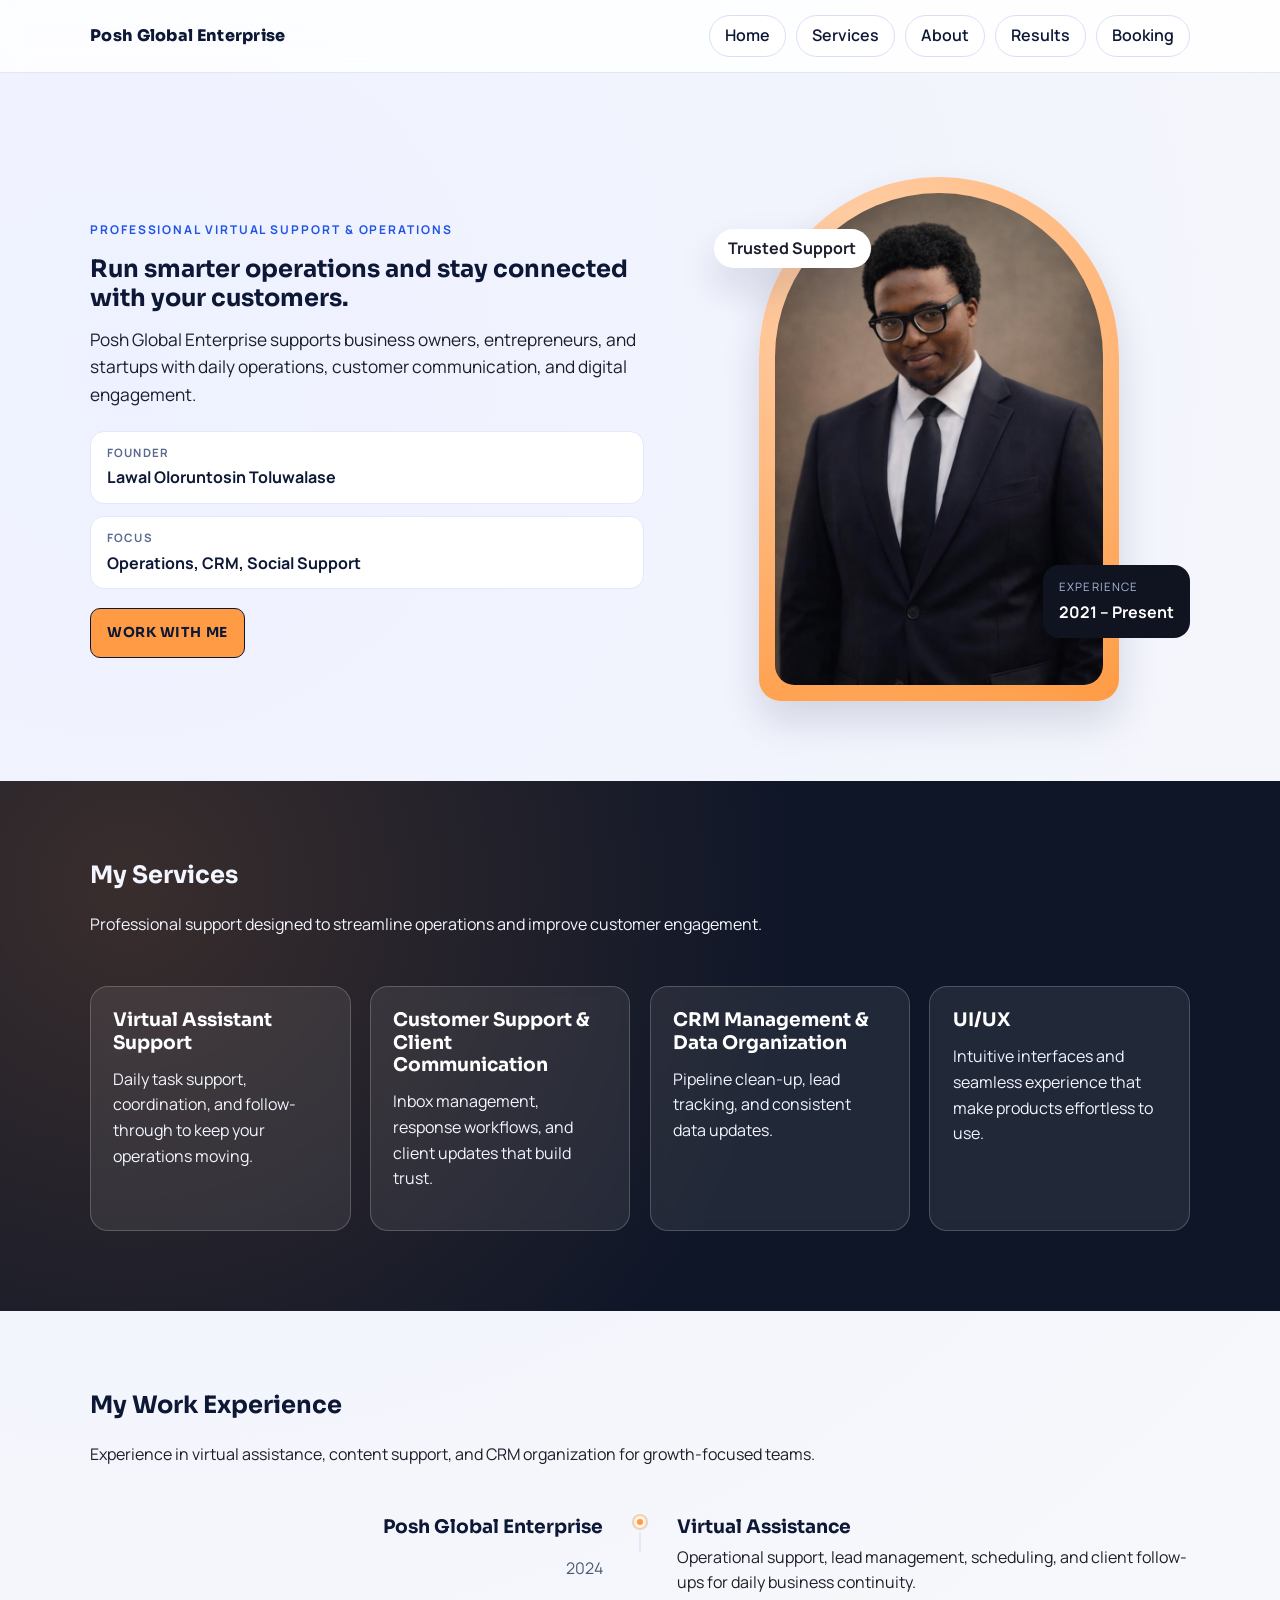
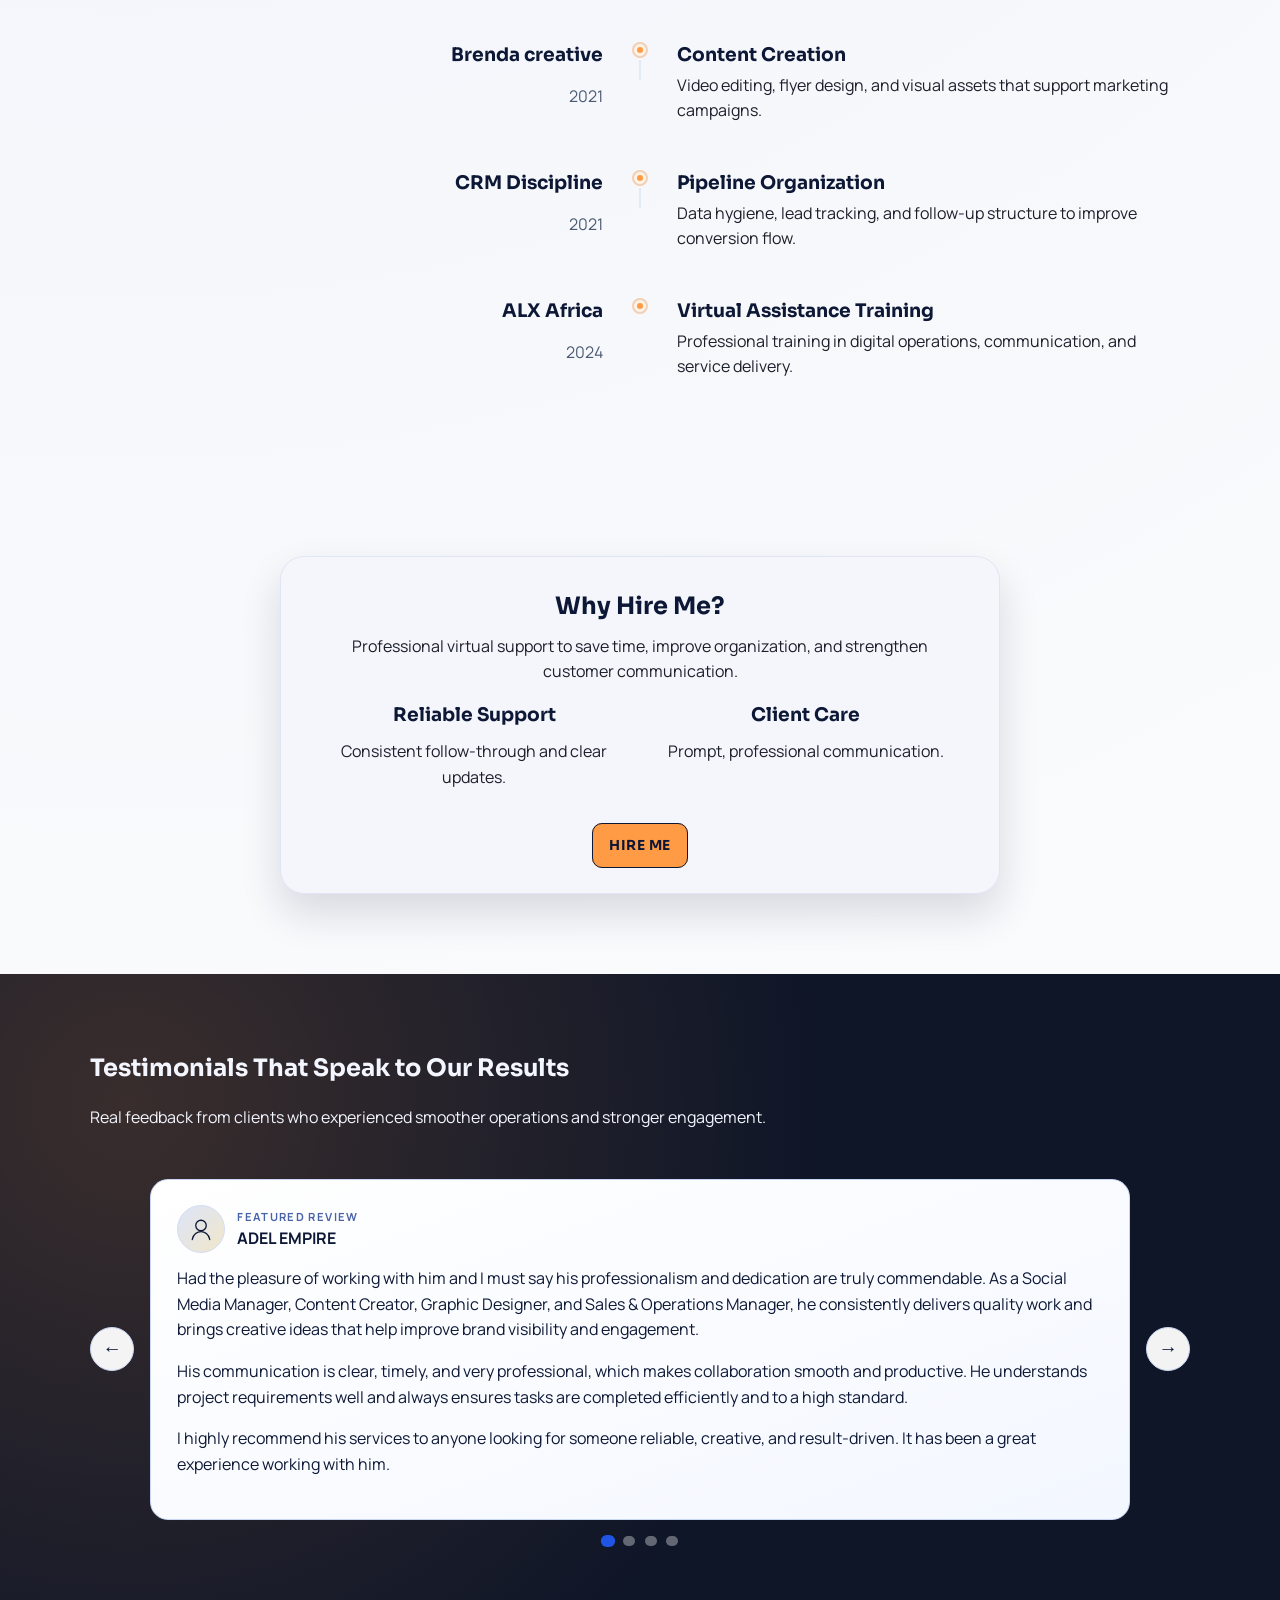
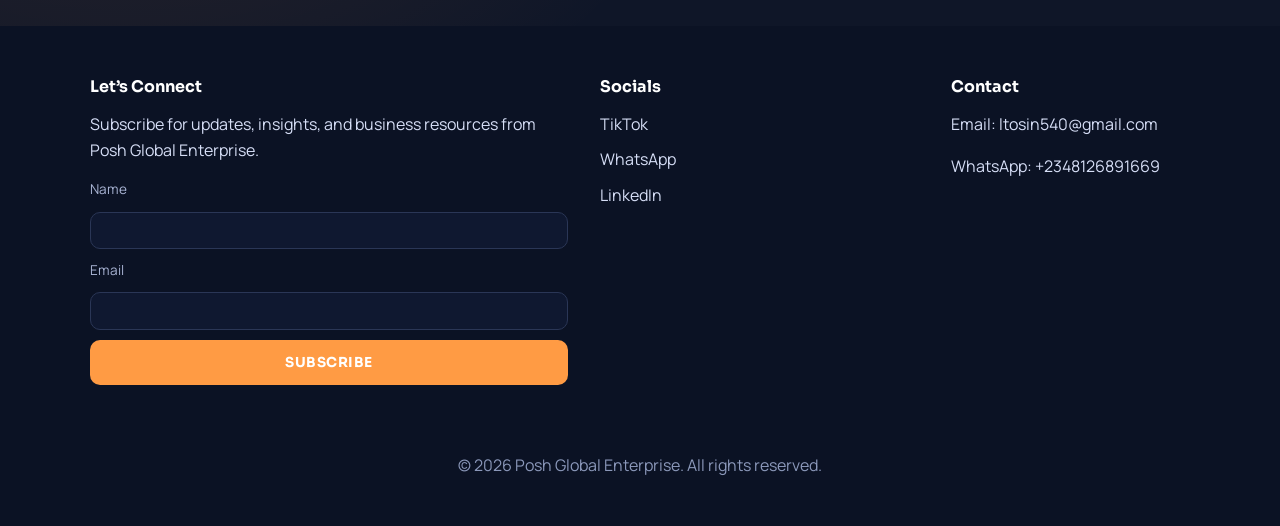
<file: index.html>
<!DOCTYPE html>
<html lang="en">
<head>
  <meta charset="UTF-8" />
  <meta name="viewport" content="width=device-width, initial-scale=1.0" />
  <link rel="apple-touch-icon" sizes="180x180" href="favicon_io/apple-touch-icon.png" />
  <link rel="icon" type="image/png" sizes="32x32" href="favicon_io/favicon-32x32.png" />
  <link rel="icon" type="image/png" sizes="16x16" href="favicon_io/favicon-16x16.png" />
  <link rel="manifest" href="favicon_io/site.webmanifest" />
  <link rel="shortcut icon" href="favicon_io/favicon.ico" />
  <meta name="theme-color" content="#ffffff" />
  <title>Posh Global Enterprise | Virtual Support & Operations</title>
  <meta name="description" content="Posh Global Enterprise provides professional virtual support to help businesses manage operations, customer communication, and digital engagement." />
  <link rel="preconnect" href="https://fonts.googleapis.com" />
  <link rel="preconnect" href="https://fonts.gstatic.com" crossorigin />
  <link href="https://fonts.googleapis.com/css2?family=Sora:wght@400;500;600;700;800&family=Manrope:wght@400;500;600;700&display=swap" rel="stylesheet" />
  <link rel="stylesheet" href="styles.css" />
</head>
<body>
  <header class="site-header" id="top">
    <div class="container nav-wrap">
      <a class="brand" href="#top">Posh Global Enterprise</a>
      <button class="menu-toggle" aria-expanded="false" aria-controls="site-nav">Menu</button>
      <nav id="site-nav" class="site-nav pill-nav">
        <a href="#home" class="pill">Home</a>
        <a href="#services" class="pill">Services</a>
        <a href="#about" class="pill">About</a>
        <a href="#results" class="pill">Results</a>
        <a href="booking.html" class="pill">Booking</a>
        
      </nav>
    </div>
  </header>

  <main>
    <section id="home" class="hero section">
      <div class="container hero-grid">
        <div class="hero-copy">
          <p class="kicker">Professional Virtual Support & Operations</p>
          <h1>Run smarter operations and stay connected with your customers.</h1>
          <p class="lead">Posh Global Enterprise supports business owners, entrepreneurs, and startups with daily operations, customer communication, and digital engagement.</p>
          <div class="hero-stats">
            <div class="stat-chip">
              <span class="stat-label">Founder</span>
              <span class="stat-value">Lawal Oloruntosin Toluwalase</span>
            </div>
            <div class="stat-chip">
              <span class="stat-label">Focus</span>
              <span class="stat-value">Operations, CRM, Social Support</span>
            </div>
          </div>
          <div class="hero-actions">
            <a class="btn btn-ghost" href="booking.html">WORK WITH ME</a>
          </div>
        </div>
        <div class="hero-visual">
          <div class="hero-badge">Trusted Support</div>
          <div class="hero-photo">
            <img src="image.jpg" alt="Portrait of Lawal Oloruntosin Toluwalase" />
          </div>
          <div class="hero-bubble">
            <p class="bubble-title">Experience</p>
            <p class="bubble-value">2021 – Present</p>
          </div>
        </div>
      </div>
    </section>

    <section id="services" class="section section-alt dark-panel">
      <div class="container reveal">
        <div class="section-header light">
          <h2>My Services</h2>
          <p>Professional support designed to streamline operations and improve customer engagement.</p>
        </div>
        <div class="service-cards">
          <article class="glass-card">
            <h3>Virtual Assistant Support</h3>
            <p>Daily task support, coordination, and follow-through to keep your operations moving.</p>
          </article>
          <article class="glass-card">
            <h3>Customer Support & Client Communication</h3>
            <p>Inbox management, response workflows, and client updates that build trust.</p>
          </article>
          <article class="glass-card">
            <h3>CRM Management & Data Organization</h3>
            <p>Pipeline clean-up, lead tracking, and consistent data updates.</p>
          </article>
          <article class="glass-card">
            <h3>UI/UX</h3>
            <p>Intuitive interfaces and seamless experience that make products effortless to use.</p>
          </article>
        </div>
      </div>
    </section>

    <section id="about" class="section">
      <div class="container reveal">
        <div class="section-header">
          <h2>My Work Experience</h2>
          <p>Experience in virtual assistance, content support, and CRM organization for growth-focused teams.</p>
        </div>
        <div class="experience">
          <div class="exp-row">
            <div class="exp-left">
              <h3>Posh Global Enterprise</h3>
              <p class="muted">2024</p>
            </div>
            <div class="exp-center">
              <span class="exp-dot"></span>
              <span class="exp-line"></span>
            </div>
            <div class="exp-right">
              <h3>Virtual Assistance</h3>
              <p>Operational support, lead management, scheduling, and client follow-ups for daily business continuity.</p>
            </div>
          </div>
          <div class="exp-row">
            <div class="exp-left">
              <h3>Brenda creative</h3>
              <p class="muted">2021</p>
            </div>
            <div class="exp-center">
              <span class="exp-dot"></span>
              <span class="exp-line"></span>
            </div>
            <div class="exp-right">
              <h3>Content Creation</h3>
              <p>Video editing, flyer design, and visual assets that support marketing campaigns.</p>
            </div>
          </div>
          <div class="exp-row">
            <div class="exp-left">
              <h3>CRM Discipline</h3>
              <p class="muted">2021</p>
            </div>
            <div class="exp-center">
              <span class="exp-dot"></span>
              <span class="exp-line"></span>
            </div>
            <div class="exp-right">
              <h3>Pipeline Organization</h3>
              <p>Data hygiene, lead tracking, and follow-up structure to improve conversion flow.</p>
            </div>
          </div>
          <div class="exp-row">
            <div class="exp-left">
              <h3>ALX Africa</h3>
              <p class="muted">2024</p>
            </div>
            <div class="exp-center">
              <span class="exp-dot"></span>
              <span class="exp-line"></span>
            </div>
            <div class="exp-right">
              <h3>Virtual Assistance Training</h3>
              <p>Professional training in digital operations, communication, and service delivery.</p>
            </div>
          </div>
        </div>
      </div>
    </section>

    <section id="results" class="section">
      <div class="container">
        <div class="impact-card compact reveal">
          <div>
            <h2>Why Hire Me?</h2>
            <p>Professional virtual support to save time, improve organization, and strengthen customer communication.</p>
            <div class="impact-metrics compact">
              <div>
                <h3>Reliable Support</h3>
                <p>Consistent follow-through and clear updates.</p>
              </div>
              <div>
                <h3>Client Care</h3>
                <p>Prompt, professional communication.</p>
              </div>
            </div>
            <a class="btn btn-ghost" href="booking.html">HIRE ME</a>
          </div>
        </div>
      </div>
    </section>

    <section class="section dark-panel">
      <div class="container reveal">
        <div class="section-header light">
          <h2>Testimonials That Speak to Our Results</h2>
          <p>Real feedback from clients who experienced smoother operations and stronger engagement.</p>
        </div>
        <div class="testimonial-carousel" data-carousel>
          <button class="carousel-btn prev" type="button" aria-label="Previous review" data-carousel-prev>&larr;</button>
          <div class="carousel-track" data-carousel-track>
            <article class="card testimonial-slide is-active">
              <div class="testimonial-head">
                <span class="avatar" aria-hidden="true">
                  <svg viewBox="0 0 64 64" role="img" focusable="false">
                    <circle cx="32" cy="24" r="12"></circle>
                    <path d="M12 56c2-12 12-18 20-18s18 6 20 18"></path>
                  </svg>
                </span>
                <div>
                  <p class="eyebrow">Featured Review</p>
                  <p class="name">ADEL EMPIRE</p>
                </div>
              </div>
              <p>Had the pleasure of working with him and I must say his professionalism and dedication are truly commendable. As a Social Media Manager, Content Creator, Graphic Designer, and Sales & Operations Manager, he consistently delivers quality work and brings creative ideas that help improve brand visibility and engagement.</p>
              <p>His communication is clear, timely, and very professional, which makes collaboration smooth and productive. He understands project requirements well and always ensures tasks are completed efficiently and to a high standard.</p>
              <p>I highly recommend his services to anyone looking for someone reliable, creative, and result-driven. It has been a great experience working with him.</p>
            </article>
            <article class="card testimonial-slide">
              <div class="testimonial-head">
                <span class="avatar" aria-hidden="true">
                  <svg viewBox="0 0 64 64" role="img" focusable="false">
                    <circle cx="32" cy="24" r="12"></circle>
                    <path d="M12 56c2-12 12-18 20-18s18 6 20 18"></path>
                  </svg>
                </span>
                <div>
                  <p class="name">TSQ Kitchens</p>
                  <p class="eyebrow">Company Review</p>
                </div>
              </div>
              <p>I appreciate your work with my company Tsq kitchens, you have helped me promote my business for advertising my business and promoting it to the next level. Thank you.</p>
            </article>
            <article class="card testimonial-slide">
              <div class="testimonial-head">
                <span class="avatar" aria-hidden="true">
                  <svg viewBox="0 0 64 64" role="img" focusable="false">
                    <circle cx="32" cy="24" r="12"></circle>
                    <path d="M12 56c2-12 12-18 20-18s18 6 20 18"></path>
                  </svg>
                </span>
                <div>
                  <p class="name">Brenda-create</p>
                  <p class="eyebrow">Reviewer</p>
                </div>
              </div>
              <p>Working with you has made my work easy. You help me satisfy my clients needs be it video editing, creating of flyers and other graphic design you are the best in it. You understand my needs and request effortlessly. Thank you for being good at what you do.</p>
            </article>
            <article class="card testimonial-slide">
              <div class="testimonial-head">
                <span class="avatar" aria-hidden="true">
                  <svg viewBox="0 0 64 64" role="img" focusable="false">
                    <circle cx="32" cy="24" r="12"></circle>
                    <path d="M12 56c2-12 12-18 20-18s18 6 20 18"></path>
                  </svg>
                </span>
                <div>
                  <p class="name">TTC</p>
                  <p class="eyebrow">Company Review</p>
                </div>
              </div>
              <p>Teeposh, it’s always nice doing business with you. You’re very serious when it comes to your work and always diligent in what you do. The video advert you made for my business came out really nice and I truly appreciate the effort you put into it. Kudos to you, even though you get small “dagbana choko” sometimes. Keep up the good work.</p>
            </article>
          </div>
          <button class="carousel-btn next" type="button" aria-label="Next review" data-carousel-next>&rarr;</button>
        </div>
        <div class="carousel-dots" role="tablist" aria-label="Testimonials">
          <button class="dot is-active" type="button" aria-label="Go to review 1" data-carousel-dot="0"></button>
          <button class="dot" type="button" aria-label="Go to review 2" data-carousel-dot="1"></button>
          <button class="dot" type="button" aria-label="Go to review 3" data-carousel-dot="2"></button>
          <button class="dot" type="button" aria-label="Go to review 4" data-carousel-dot="3"></button>
        </div>
      </div>
    </section>

  </main>

  <footer class="site-footer">
    <div class="container">
      <div class="footer-grid">
        <div class="footer-brand">
          <p class="footer-title">Let’s Connect</p>
          <p>Subscribe for updates, insights, and business resources from Posh Global Enterprise.</p>
          <form id="lead-form" class="footer-form" novalidate data-owner-email="ltosin540@gmail.com">
            <label for="name">Name</label>
            <input id="name" name="name" type="text" required />
            <label for="email">Email</label>
            <input id="email" name="email" type="email" required />
            <button type="submit" class="btn btn-primary">SUBSCRIBE</button>
            <p id="form-message" class="form-message" aria-live="polite"></p>
          </form>
        </div>
        <div class="footer-links">
          <p class="footer-title">Socials</p>
          <div class="social-links">
            <a href="https://www.tiktok.com/@posh_global_enter?_r=1&_t=ZS-94kXfdf9xfI" target="_blank" rel="noopener">TikTok</a>
            <a href="https://wa.me/2348126891669" target="_blank" rel="noopener">WhatsApp</a>
            <a href="https://www.linkedin.com/in/tosin-toluwase-lawal?utm_source=share&utm_campaign=share_via&utm_content=profile&utm_medium=ios_app" target="_blank" rel="noopener">LinkedIn</a>
          </div>
        </div>
        <div class="footer-contact">
          <p class="footer-title">Contact</p>
          <p>Email: ltosin540@gmail.com</p>
          <p>WhatsApp: +2348126891669</p>
        </div>
      </div>
      <p class="footer-copy">&copy; <span id="year"></span> Posh Global Enterprise. All rights reserved.</p>
    </div>
  </footer>

  <script src="script.js"></script>
</body>
</html>
</file>
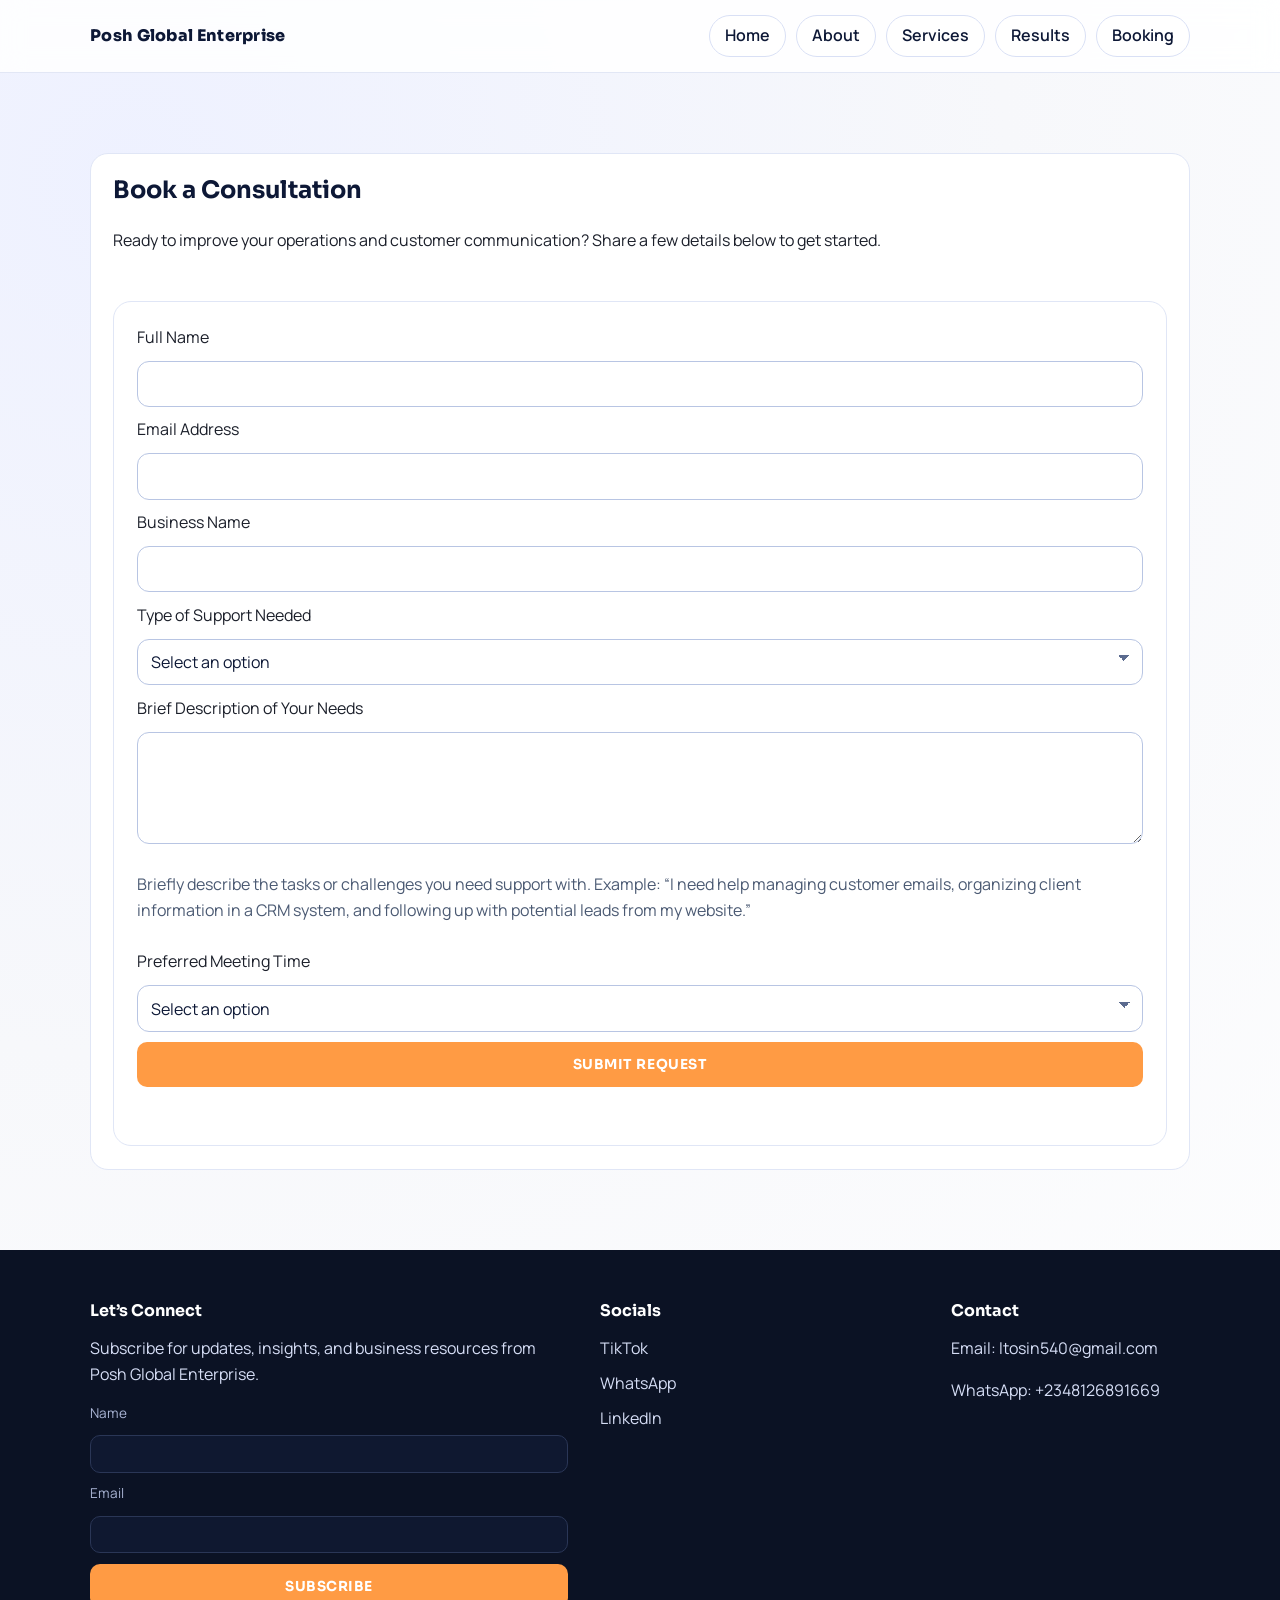
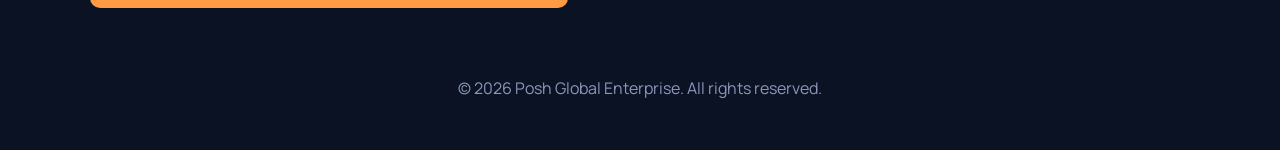
<file: booking.html>
<!DOCTYPE html>
<html lang="en">
<head>
  <meta charset="UTF-8" />
  <meta name="viewport" content="width=device-width, initial-scale=1.0" />
  <link rel="apple-touch-icon" sizes="180x180" href="favicon_io/apple-touch-icon.png" />
  <link rel="icon" type="image/png" sizes="32x32" href="favicon_io/favicon-32x32.png" />
  <link rel="icon" type="image/png" sizes="16x16" href="favicon_io/favicon-16x16.png" />
  <link rel="manifest" href="favicon_io/site.webmanifest" />
  <link rel="shortcut icon" href="favicon_io/favicon.ico" />
  <meta name="theme-color" content="#ffffff" />
  <title>Book a Consultation | Posh Global Enterprise</title>
  <meta name="description" content="Book a consultation with Posh Global Enterprise for virtual support, operations, and customer communication." />
  <link rel="preconnect" href="https://fonts.googleapis.com" />
  <link rel="preconnect" href="https://fonts.gstatic.com" crossorigin />
  <link href="https://fonts.googleapis.com/css2?family=Sora:wght@400;500;600;700;800&family=Manrope:wght@400;500;600;700&display=swap" rel="stylesheet" />
  <link rel="stylesheet" href="styles.css" />
</head>
<body>
  <header class="site-header" id="top">
    <div class="container nav-wrap">
      <a class="brand" href="index.html#top">Posh Global Enterprise</a>
      <button class="menu-toggle" aria-expanded="false" aria-controls="site-nav">Menu</button>
      <nav id="site-nav" class="site-nav pill-nav">
        <a href="index.html#home" class="pill">Home</a>
        <a href="index.html#about" class="pill">About</a>
        <a href="index.html#services" class="pill">Services</a>
        <a href="index.html#results" class="pill">Results</a>
        <a href="booking.html" class="pill">Booking</a>
      </nav>
    </div>
  </header>

  <main>
    <section class="section">
      <div class="container booking reveal">
        <div class="section-header">
          <h1>Book a Consultation</h1>
          <p>Ready to improve your operations and customer communication? Share a few details below to get started.</p>
        </div>
        <form id="booking-form" class="lead-form" novalidate action="https://formspree.io/f/mqeyypql" method="POST">
          <label for="full-name">Full Name</label>
          <input id="full-name" name="full-name" type="text" required />
          <label for="business-email">Email Address</label>
          <input id="business-email" name="business-email" type="email" required />
          <label for="business-name">Business Name</label>
          <input id="business-name" name="business-name" type="text" />
          <label for="support-type">Type of Support Needed</label>
          <select id="support-type" name="support-type" required>
            <option value="">Select an option</option>
            <option>Virtual Assistant Support</option>
            <option>Administrative & Business Operations Support</option>
            <option>Customer Support / Client Communication</option>
            <option>Lead Generation & Prospect Management</option>
            <option>Social Media Management & Content Support</option>
            <option>Sales Support & Client Follow-ups</option>
            <option>CRM Management & Data Organization</option>
            <option>Email Management & Appointment Scheduling</option>
            <option>UI/UX Design (Website or Product Experience Improvement)</option>
            <option>General Business Support</option>
            <option>Not Sure Yet (Need Guidance)</option>
          </select>
          <label for="needs">Brief Description of Your Needs</label>
          <textarea id="needs" name="needs" rows="4" required></textarea>
          <p class="muted">Briefly describe the tasks or challenges you need support with. Example: “I need help managing customer emails, organizing client information in a CRM system, and following up with potential leads from my website.”</p>
          <label for="meeting-time">Preferred Meeting Time</label>
          <select id="meeting-time" name="meeting-time" required>
            <option value="">Select an option</option>
            <option>Morning (9:00 AM – 11:00 AM)</option>
            <option>Midday (11:00 AM – 1:00 PM)</option>
            <option>Afternoon (1:00 PM – 4:00 PM)</option>
            <option>Evening (4:00 PM – 6:00 PM)</option>
            <option>Flexible / First Available Slot</option>
          </select>
          <button type="submit" class="btn btn-primary">SUBMIT REQUEST</button>
          <p id="booking-message" class="form-message" aria-live="polite"></p>
          <div id="booking-success" class="success-badge" role="status" aria-live="polite">Booking request sent successfully.</div>
        </form>
      </div>
    </section>
  </main>

  <footer class="site-footer">
    <div class="container">
      <div class="footer-grid">
        <div class="footer-brand">
          <p class="footer-title">Let’s Connect</p>
          <p>Subscribe for updates, insights, and business resources from Posh Global Enterprise.</p>
          <form id="lead-form" class="footer-form" novalidate data-owner-email="ltosin540@gmail.com">
            <label for="name">Name</label>
            <input id="name" name="name" type="text" required />
            <label for="email">Email</label>
            <input id="email" name="email" type="email" required />
            <button type="submit" class="btn btn-primary">SUBSCRIBE</button>
            <p id="form-message" class="form-message" aria-live="polite"></p>
          </form>
        </div>
        <div class="footer-links">
          <p class="footer-title">Socials</p>
          <div class="social-links">
            <a href="https://www.tiktok.com/@posh_global_enter?_r=1&_t=ZS-94kXfdf9xfI" target="_blank" rel="noopener">TikTok</a>
            <a href="https://wa.me/2348126891669" target="_blank" rel="noopener">WhatsApp</a>
            <a href="https://www.linkedin.com/in/tosin-toluwase-lawal?utm_source=share&utm_campaign=share_via&utm_content=profile&utm_medium=ios_app" target="_blank" rel="noopener">LinkedIn</a>
          </div>
        </div>
        <div class="footer-contact">
          <p class="footer-title">Contact</p>
          <p>Email: ltosin540@gmail.com</p>
          <p>WhatsApp: +2348126891669</p>
        </div>
      </div>
      <p class="footer-copy">&copy; <span id="year"></span> Posh Global Enterprise. All rights reserved.</p>
    </div>
  </footer>

  <script src="script.js"></script>
</body>
</html>
</file>
<file: styles.css>
:root {
  --deep-navy: #0d1836;
  --royal-blue: #1f54e5;
  --gold: #ff9b44;
  --soft-white: #f6f7fb;
  --charcoal: #1b1f2a;
  --radius: 18px;
  --shadow: 0 20px 40px rgba(13, 24, 54, 0.14);
}

* {
  box-sizing: border-box;
}

html {
  scroll-behavior: smooth;
}

body {
  margin: 0;
  font-family: "Manrope", sans-serif;
  color: var(--charcoal);
  background: radial-gradient(circle at 10% 10%, #eef1ff 0%, #f7f8fb 45%, #ffffff 100%);
  line-height: 1.6;
}

h1,
h2,
h3 {
  font-family: "Sora", sans-serif;
  line-height: 1.2;
  color: var(--deep-navy);
  margin: 0 0 0.8rem;
}

p {
  margin: 0 0 1rem;
}

.container {
  width: min(1100px, 92vw);
  margin: 0 auto;
}

.section {
  padding: 5rem 0;
}

.section-alt {
  background: #f2f5fb;
}

.site-header {
  position: sticky;
  top: 0;
  z-index: 20;
  background: rgba(255, 255, 255, 0.85);
  backdrop-filter: blur(12px);
  border-bottom: 1px solid #e2e7f5;
}

.nav-wrap {
  display: flex;
  justify-content: space-between;
  align-items: center;
  min-height: 72px;
}

.brand {
  font-family: "Sora", sans-serif;
  color: var(--deep-navy);
  text-decoration: none;
  font-weight: 800;
  letter-spacing: 0.3px;
}

.site-nav {
  display: flex;
  gap: 0.6rem;
}

.pill-nav .pill {
  display: inline-flex;
  align-items: center;
  justify-content: center;
  padding: 0.45rem 0.95rem;
  border-radius: 999px;
  border: 1px solid #d9e0f5;
  color: var(--deep-navy);
  text-decoration: none;
  font-weight: 600;
  background: #ffffff;
  transition: all 200ms ease;
}

.pill-nav .pill:hover {
  background: #edf1ff;
  color: var(--royal-blue);
}

.menu-toggle {
  display: none;
  background: var(--deep-navy);
  border: 0;
  color: white;
  padding: 0.5rem 0.75rem;
  border-radius: 10px;
  font-weight: 700;
}

.hero {
  padding-top: 6.5rem;
}

.hero-grid {
  display: grid;
  grid-template-columns: 1.05fr 0.95fr;
  gap: 2.8rem;
  align-items: center;
}

.kicker {
  text-transform: uppercase;
  letter-spacing: 0.16em;
  font-weight: 700;
  color: var(--royal-blue);
  font-size: 0.75rem;
}

.lead {
  font-size: 1.08rem;
  max-width: 60ch;
}

.hero-stats {
  display: grid;
  gap: 0.75rem;
  margin: 1.4rem 0 0;
}

.stat-chip {
  display: grid;
  gap: 0.2rem;
  padding: 0.75rem 1rem;
  border-radius: 14px;
  border: 1px solid #e3e9fb;
  background: #ffffff;
}

.stat-label {
  font-size: 0.72rem;
  text-transform: uppercase;
  letter-spacing: 0.1em;
  color: #5b6b8f;
  font-weight: 700;
}

.stat-value {
  font-weight: 700;
  color: var(--deep-navy);
}

.hero-card,
.card,
.panel,
.pricing,
.booking,
.lead-form,
.glass-card,
.timeline-card,
.impact-card {
  background: white;
  border: 1px solid #e0e6f6;
  border-radius: var(--radius);
  box-shadow: none;
}

.hero-card,
.pricing,
.booking,
.lead-form {
  padding: 1.4rem;
}

.hero-card ul {
  padding-left: 1.1rem;
  margin: 0;
}

.hero-actions {
  display: flex;
  gap: 0.9rem;
  flex-wrap: wrap;
  margin-top: 1.2rem;
}

.btn {
  font-family: "Sora", sans-serif;
  text-decoration: none;
  padding: 0.8rem 1rem;
  border-radius: 10px;
  font-size: 0.86rem;
  font-weight: 700;
  letter-spacing: 0.04em;
  text-transform: uppercase;
  border: 1px solid transparent;
  transition: transform 200ms ease, box-shadow 200ms ease, background 200ms ease;
}

.btn:hover {
  transform: translateY(-2px);
}

.btn-primary {
  color: white;
  background: linear-gradient(135deg, var(--royal-blue), var(--deep-navy));
  box-shadow: 0 10px 22px rgba(30, 78, 216, 0.3);
}

.footer-form .btn-primary {
  background: #ff9b44;
  box-shadow: none;
}

.lead-form .btn-primary {
  background: #ff9b44;
  box-shadow: none;
}

.btn-ghost {
  color: var(--deep-navy);
  border-color: var(--deep-navy);
  background: #ff9b44;
}

.hero-visual {
  position: relative;
  display: grid;
  place-items: center;
  gap: 1rem;
}

.hero-photo {
  width: min(360px, 90%);
  aspect-ratio: 4 / 5;
  border-radius: 999px 999px 120px 120px;
  background: radial-gradient(circle at 30% 20%, #ffd3b0, #ff9b44);
  padding: 1rem;
  box-shadow: var(--shadow);
  display: grid;
  place-items: center;
}

.hero-photo img {
  width: 100%;
  height: 100%;
  object-fit: cover;
  border-radius: inherit;
}

.hero-badge {
  position: absolute;
  top: 10%;
  left: 5%;
  background: white;
  border-radius: 999px;
  padding: 0.4rem 0.9rem;
  font-weight: 700;
  box-shadow: var(--shadow);
}

.hero-bubble {
  position: absolute;
  right: 0;
  bottom: 12%;
  background: #101421;
  color: white;
  border-radius: 16px;
  padding: 0.8rem 1rem;
  text-align: left;
}

.bubble-title {
  margin: 0;
  font-size: 0.72rem;
  text-transform: uppercase;
  letter-spacing: 0.1em;
  color: #aab7db;
}

.bubble-value {
  margin: 0.2rem 0 0;
  font-weight: 700;
}

.cards {
  display: grid;
  grid-template-columns: repeat(2, 1fr);
  gap: 1.2rem;
}

.card,
.panel {
  padding: 1.15rem;
}

.lead-form {
  display: grid;
  gap: 0.65rem;
  max-width: 520px;
}

.booking .lead-form {
  max-width: 100%;
}

.booking .results-strip {
  margin-top: 1.5rem;
}

.footer-form {
  display: grid;
  gap: 0.65rem;
}

.lead-form input,
.lead-form select,
.lead-form textarea {
  border: 1px solid #b8c5e3;
  border-radius: 12px;
  padding: 0.7rem 0.8rem;
  font-size: 1rem;
  font-family: "Manrope", sans-serif;
  background: #ffffff;
  color: var(--deep-navy);
  transition: border-color 160ms ease, box-shadow 160ms ease;
  width: 100%;
  max-width: 100%;
}

.lead-form select {
  appearance: none;
  background-image: linear-gradient(45deg, transparent 50%, #5b6b8f 50%),
    linear-gradient(135deg, #5b6b8f 50%, transparent 50%);
  background-position: calc(100% - 18px) calc(50% - 4px), calc(100% - 12px) calc(50% - 4px);
  background-size: 6px 6px, 6px 6px;
  background-repeat: no-repeat;
  padding-right: 2.2rem;
}

.lead-form select:focus,
.lead-form input:focus,
.lead-form textarea:focus {
  outline: 2px solid rgba(31, 84, 229, 0.25);
  border-color: var(--royal-blue);
}

.lead-form .field-error {
  border-color: #e05656;
  box-shadow: 0 0 0 2px rgba(224, 86, 86, 0.15);
}

.lead-form .field-ok {
  border-color: #2e8b57;
  box-shadow: 0 0 0 2px rgba(46, 139, 87, 0.15);
}

.muted {
  margin-top: 1.1rem;
  color: #4b5a73;
}

.section-header {
  display: grid;
  gap: 0.6rem;
  margin-bottom: 2rem;
}

.section-header.light h2,
.section-header.light p {
  color: #f4f6ff;
}

.dark-panel {
  background: #0f1628;
  color: #f4f6ff;
  position: relative;
  overflow: hidden;
}

.dark-panel::before {
  content: "";
  position: absolute;
  inset: 0;
  background: radial-gradient(circle at 10% 20%, rgba(255, 155, 68, 0.25), transparent 55%);
  opacity: 0.7;
  pointer-events: none;
}

.dark-panel .container {
  position: relative;
  z-index: 1;
}

.service-cards {
  display: grid;
  grid-template-columns: repeat(4, 1fr);
  gap: 1.2rem;
}

.glass-card {
  padding: 1.4rem;
  background: rgba(255, 255, 255, 0.08);
  border: 1px solid rgba(255, 255, 255, 0.2);
  color: #f3f5ff;
  backdrop-filter: blur(6px);
}

.glass-card h3 {
  color: #ffffff;
}

.experience {
  display: grid;
  gap: 2rem;
}

.exp-row {
  display: grid;
  grid-template-columns: 1fr auto 1fr;
  gap: 1.5rem;
  align-items: start;
}

.exp-left h3,
.exp-right h3 {
  margin: 0 0 0.4rem;
}

.exp-left {
  text-align: right;
}

.exp-center {
  position: relative;
  width: 26px;
  display: grid;
  justify-items: center;
}

.exp-dot {
  width: 12px;
  height: 12px;
  border-radius: 999px;
  background: var(--gold);
  border: 3px solid #fff3e8;
  box-shadow: 0 0 0 2px #f2d0b5;
  z-index: 2;
}

.exp-line {
  position: absolute;
  top: 16px;
  bottom: -24px;
  width: 2px;
  background: #e4e9f7;
}

.exp-row:last-child .exp-line {
  display: none;
}

.impact-card {
  display: grid;
  gap: 1.4rem;
  padding: 2.2rem;
  align-items: center;
  box-shadow: var(--shadow);
  background: #f5f6fb;
  border-radius: 24px;
}

.impact-card.compact {
  max-width: 720px;
  margin: 0 auto;
  text-align: center;
}

.impact-metrics {
  display: grid;
  grid-template-columns: repeat(2, 1fr);
  gap: 1rem;
  margin-top: 1.5rem;
}

.impact-metrics.compact {
  margin: 1.2rem 0 1.6rem;
}

.testimonial-carousel {
  position: relative;
  margin-top: 1.6rem;
  display: grid;
  grid-template-columns: auto 1fr auto;
  gap: 1rem;
  align-items: center;
}

.carousel-track {
  position: relative;
  overflow: hidden;
  min-height: 260px;
}

.testimonial-slide {
  display: none;
  padding: 1.6rem;
  background: linear-gradient(160deg, #ffffff 0%, #f3f7ff 100%);
  border: 1px solid #c9d6f5;
  color: var(--deep-navy);
}

.testimonial-slide.is-active {
  display: block;
  animation: slideFade 400ms ease;
}

.carousel-btn {
  border: 1px solid #c9d6f5;
  background: rgba(255, 255, 255, 0.95);
  color: var(--deep-navy);
  border-radius: 999px;
  width: 44px;
  height: 44px;
  font-size: 1.2rem;
  font-weight: 700;
  cursor: pointer;
  transition: transform 200ms ease, box-shadow 200ms ease;
}

.carousel-btn:hover {
  transform: translateY(-2px);
  box-shadow: 0 8px 18px rgba(10, 31, 68, 0.12);
}

.carousel-dots {
  margin-top: 1rem;
  display: flex;
  justify-content: center;
  gap: 0.6rem;
}

.dot {
  width: 10px;
  height: 10px;
  border-radius: 999px;
  border: 0;
  background: rgba(255, 255, 255, 0.35);
  cursor: pointer;
}

.dot.is-active {
  background: var(--royal-blue);
  transform: scale(1.2);
}

.testimonial-head {
  display: flex;
  align-items: center;
  gap: 0.8rem;
  margin-bottom: 0.8rem;
}

.avatar {
  width: 48px;
  height: 48px;
  border-radius: 50%;
  display: grid;
  place-items: center;
  background: linear-gradient(135deg, rgba(30, 78, 216, 0.15), rgba(201, 162, 39, 0.25));
  border: 1px solid #d3dcf5;
}

.avatar svg {
  width: 28px;
  height: 28px;
  fill: none;
  stroke: var(--deep-navy);
  stroke-width: 3;
  stroke-linecap: round;
}

.name {
  font-weight: 700;
  color: var(--deep-navy);
  margin: 0;
}

.eyebrow {
  margin: 0;
  text-transform: uppercase;
  letter-spacing: 0.12em;
  font-size: 0.7rem;
  font-weight: 700;
  color: #4863a9;
}

.results-strip {
  padding: 1rem 1.2rem;
  border-radius: var(--radius);
  background: #f7f9fd;
  border: 1px solid #d6ddef;
}

.results-strip p:last-child {
  margin-bottom: 0;
}

.form-message {
  min-height: 1.3rem;
  margin: 0.3rem 0 0;
  font-weight: 600;
}

.form-message.ok {
  color: #12632f;
}

.form-message.error {
  color: #af2f1f;
}

.success-badge {
  display: none;
  margin-top: 0.6rem;
  padding: 0.6rem 0.9rem;
  border-radius: 999px;
  background: #e6f7ee;
  color: #176b3a;
  font-weight: 700;
  font-size: 0.9rem;
  text-align: center;
}

.success-badge.show {
  display: inline-flex;
  justify-content: center;
  align-items: center;
  gap: 0.4rem;
}

.site-footer {
  padding: 3rem 0 2rem;
  background: #0b1224;
  color: #d6def6;
}

.footer-grid {
  display: grid;
  grid-template-columns: 1.2fr 0.8fr 0.6fr;
  gap: 2rem;
  align-items: start;
}

.footer-title {
  font-family: "Sora", sans-serif;
  color: #ffffff;
  font-weight: 700;
  margin: 0 0 0.8rem;
}

.footer-form input {
  border: 1px solid #2a3656;
  border-radius: 10px;
  padding: 0.65rem 0.75rem;
  background: #0f1830;
  color: #ffffff;
}

.footer-form label {
  font-size: 0.85rem;
  color: #a9b4d4;
}

.footer-links a {
  color: #d6def6;
  text-decoration: none;
  display: block;
  margin-bottom: 0.6rem;
}

.footer-links a:hover {
  color: #ffb26a;
}

.footer-copy {
  margin-top: 2rem;
  text-align: center;
  color: #8b98ba;
}

.reveal {
  opacity: 0;
  transform: translateY(18px);
  transition: opacity 400ms ease, transform 400ms ease;
}

.reveal.visible {
  opacity: 1;
  transform: translateY(0);
}

@media (max-width: 960px) {
  .hero-grid,
  .cards,
  .about-grid,
  .testimonial-carousel {
    grid-template-columns: 1fr 1fr;
  }

  .about-intro {
    grid-template-columns: 220px 1fr;
  }

  .service-cards,
  .impact-card {
    grid-template-columns: 1fr;
  }
}

@media (max-width: 760px) {
  .menu-toggle {
    display: block;
  }

  .site-nav {
    position: absolute;
    top: 72px;
    left: 0;
    right: 0;
    background: white;
    border-bottom: 1px solid #dce4f3;
    display: none;
    flex-direction: column;
    padding: 1rem 4vw;
  }

  .site-nav.open {
    display: flex;
  }

  .hero-grid,
  .cards,
  .about-grid,
  .about-intro,
  .testimonial-carousel {
    grid-template-columns: 1fr;
  }

  .profile-photo-wrap {
    max-width: 330px;
    width: 100%;
    margin: 0 auto;
  }

  .section {
    padding: 4rem 0;
  }
}

@media (max-width: 760px) {
  .hero-visual {
    margin-top: 2rem;
  }

  .hero-badge,
  .hero-bubble {
    position: static;
  }

  .hero-photo {
    width: min(260px, 80%);
    aspect-ratio: 4 / 4.5;
  }

  .impact-metrics {
    grid-template-columns: 1fr;
  }

  .service-cards {
    grid-template-columns: 1fr;
  }

  .footer-grid {
    grid-template-columns: 1fr;
  }

  .exp-row {
    grid-template-columns: 1fr 24px 1fr;
    gap: 1rem;
  }

  .exp-left {
    text-align: right;
  }

  .exp-center {
    display: grid;
  }

  .exp-left h3,
  .exp-right h3 {
    font-size: 1rem;
  }

  .exp-right p,
  .exp-left p {
    font-size: 0.92rem;
  }
}

@media (max-width: 760px) {
  .carousel-btn {
    width: 38px;
    height: 38px;
  }
}

@keyframes slideFade {
  from {
    opacity: 0;
    transform: translateY(10px);
  }
  to {
    opacity: 1;
    transform: translateY(0);
  }
}
</file>
